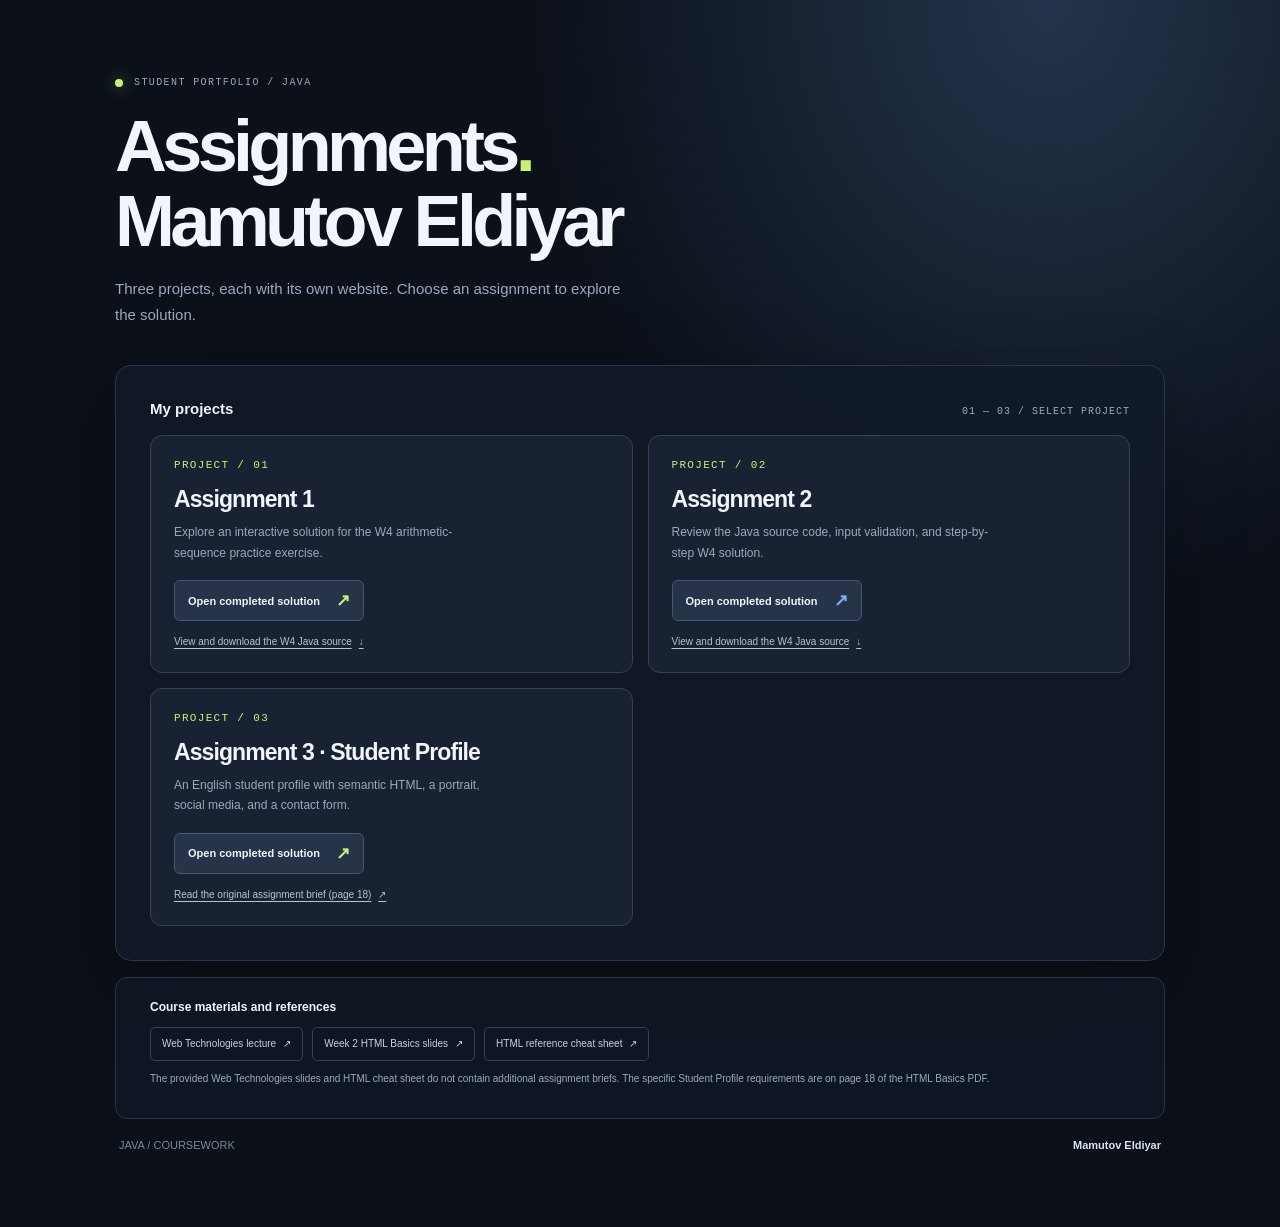
<file: index.html>
<!doctype html>
<html lang="en">
<head>
  <meta charset="utf-8">
  <meta name="viewport" content="width=device-width, initial-scale=1">
  <meta name="theme-color" content="#0b1019">
  <meta name="description" content="Mamutov Eldiyar's programming and web development assignments.">
  <title>Assignments - Mamutov Eldiyar</title>
  <style>
    :root {
      color-scheme: dark;
      --bg: #0b1019;
      --panel: #111927;
      --tile: #182233;
      --line: #29364a;
      --text: #f2f5fa;
      --muted: #9ba9bc;
      --lime: #c6f277;
      --blue: #82aaff;
      --card-action: #263348;
      --card-action-hover: #354663;
      font-family: Inter, "Segoe UI", Arial, sans-serif;
    }
    * { box-sizing: border-box; }
    html { min-width: 320px; min-height: 100%; }
    body {
      min-height: 100vh;
      margin: 0;
      padding: clamp(24px, 6vw, 76px);
      display: grid;
      place-items: center;
      background:
        radial-gradient(ellipse at 82% 0%, #24344c 0, transparent 35%),
        var(--bg);
      color: var(--text);
    }
    .shell { width: min(100%, 1050px); }
    .topline {
      display: flex;
      align-items: center;
      gap: 11px;
      margin: 0 0 19px;
      color: var(--muted);
      font: 10px/1.4 "Courier New", monospace;
      letter-spacing: .14em;
      text-transform: uppercase;
    }
    .signal { width: 8px; height: 8px; border-radius: 50%; background: var(--lime); box-shadow: 0 0 16px #c6f27788; }
    h1 {
      margin: 0;
      font-size: clamp(36px, 7vw, 72px);
      letter-spacing: -.065em;
      line-height: 1.04;
      font-weight: 750;
    }
    h1 span { color: var(--lime); }
    .lead { max-width: 520px; margin: 17px 0 37px; color: var(--muted); font-size: 15px; line-height: 1.75; }
    .assignments {
      padding: clamp(20px, 4vw, 34px);
      border: 1px solid var(--line);
      border-radius: 16px;
      background: #111927eF;
      box-shadow: 0 28px 80px #0004;
    }
    .section-head { display: flex; justify-content: space-between; align-items: baseline; gap: 12px; margin-bottom: 18px; }
    .section-head h2 { margin: 0; font-size: 15px; }
    .section-head span { color: var(--muted); font: 10px "Courier New", monospace; letter-spacing: .1em; }
    .cards { display: grid; grid-template-columns: repeat(2, minmax(0, 1fr)); gap: 15px; }
    .assignment {
      min-height: 224px;
      padding: 23px;
      display: flex;
      flex-direction: column;
      align-items: flex-start;
      border: 1px solid #344158;
      border-radius: 12px;
      background: var(--tile);
      color: inherit;
      transition: transform .2s ease, border-color .2s ease, background .2s ease;
    }
    .assignment:hover { transform: translateY(-3px); border-color: #657891; background: #1b293a; }
    .number { color: var(--lime); font: 11px "Courier New", monospace; letter-spacing: .12em; }
    .assignment h3 { margin: 15px 0 9px; font-size: 23px; letter-spacing: -.04em; }
    .assignment p { max-width: 330px; margin: 0 0 17px; color: var(--muted); font-size: 12px; line-height: 1.7; }
    .assignment-actions { width: 100%; margin-top: auto; display: grid; justify-items: start; gap: 13px; }
    .solution-button { min-height: 41px; padding: 0 13px; display: inline-flex; align-items: center; gap: 16px; border: 1px solid #475873; border-radius: 6px; background: var(--card-action); color: var(--text); font-size: 11px; font-weight: 700; text-decoration: none; transition: background .18s ease, border-color .18s ease; }
    .solution-button:hover { border-color: #97b568; background: var(--card-action-hover); }
    .solution-button:focus-visible, .assignment-link:focus-visible, .resource-link:focus-visible { outline: 3px solid var(--lime); outline-offset: 3px; }
    .solution-button b { color: var(--lime); font-size: 17px; }
    .assignment.second .solution-button b { color: var(--blue); }
    .assignment-link { display: inline-flex; align-items: center; gap: 7px; color: #b7c3d5; font-size: 10px; line-height: 1.5; text-underline-offset: 3px; }
    .assignment-link:hover { color: var(--lime); }
    .brief-note { color: var(--muted); font-size: 10px; line-height: 1.55; }
    .resources { margin-top: 16px; padding: 22px clamp(20px, 4vw, 34px); border: 1px solid var(--line); border-radius: 12px; background: #111927b8; }
    .resources-heading { margin: 0 0 13px; font-size: 12px; }
    .resource-links { display: flex; flex-wrap: wrap; gap: 9px; }
    .resource-link { min-height: 34px; padding: 0 11px; display: inline-flex; align-items: center; gap: 7px; border: 1px solid #344158; border-radius: 5px; color: #c6d1e0; font-size: 10px; text-decoration: none; }
    .resource-link:hover { border-color: #71844d; color: var(--lime); }
    footer { display: flex; justify-content: space-between; gap: 16px; padding: 20px 4px 0; color: #78879c; font-size: 11px; }
    footer strong { color: #dbe3ef; font-weight: 600; }
    @media (max-width: 600px) {
      body { padding: 36px 19px; }
      .cards { grid-template-columns: 1fr; }
      .assignment { min-height: 195px; }
      .lead { margin-bottom: 27px; }
      footer { flex-wrap: wrap; }
    }
    @media (prefers-reduced-motion: reduce) {
      *, *::before, *::after { scroll-behavior: auto !important; transition-duration: .01ms !important; }
    }
  </style>
</head>
<body>
  <div class="shell">
    <header>
      <p class="topline"><span class="signal" aria-hidden="true"></span> Student portfolio / Java</p>
      <h1>Assignments<span>.</span><br>Mamutov Eldiyar</h1>
      <p class="lead">Three projects, each with its own website. Choose an assignment to explore the solution.</p>
    </header>
    <main>
      <section class="assignments" aria-labelledby="section-title">
        <div class="section-head">
          <h2 id="section-title">My projects</h2>
          <span>01 — 03 / SELECT PROJECT</span>
        </div>
        <div class="cards">
          <article class="assignment">
            <span class="number">PROJECT / 01</span>
            <h3>Assignment 1</h3>
            <p>Explore an interactive solution for the W4 arithmetic-sequence practice exercise.</p>
            <div class="assignment-actions">
              <a class="solution-button" href="assignment-1/index.html">Open completed solution <b aria-hidden="true">↗</b></a>
              <a class="assignment-link" href="course-materials/GeometricSequencee.java" download>View and download the W4 Java source <span aria-hidden="true">↓</span></a>
            </div>
          </article>
          <article class="assignment second">
            <span class="number">PROJECT / 02</span>
            <h3>Assignment 2</h3>
            <p>Review the Java source code, input validation, and step-by-step W4 solution.</p>
            <div class="assignment-actions">
              <a class="solution-button" href="assignment-2/index.html">Open completed solution <b aria-hidden="true">↗</b></a>
              <a class="assignment-link" href="course-materials/GeometricSequencee.java" download>View and download the W4 Java source <span aria-hidden="true">↓</span></a>
            </div>
          </article>
          <article class="assignment third">
            <span class="number">PROJECT / 03</span>
            <h3>Assignment 3 · Student Profile</h3>
            <p>An English student profile with semantic HTML, a portrait, social media, and a contact form.</p>
            <div class="assignment-actions">
              <a class="solution-button" href="week2-html/index.html">Open completed solution <b aria-hidden="true">↗</b></a>
              <a class="assignment-link" href="course-materials/Week-2-HTML-Basics.pdf#page=18" target="_blank" rel="noopener noreferrer">Read the original assignment brief (page 18) <span aria-hidden="true">↗</span></a>
            </div>
          </article>
        </div>
      </section>
      <section class="resources" aria-labelledby="resources-title">
        <h2 class="resources-heading" id="resources-title">Course materials and references</h2>
        <div class="resource-links">
          <a class="resource-link" href="course-materials/Introduction-to-Web-Technologies.pdf" target="_blank" rel="noopener noreferrer">Web Technologies lecture <span aria-hidden="true">↗</span></a>
          <a class="resource-link" href="course-materials/Week-2-HTML-Basics.pdf" target="_blank" rel="noopener noreferrer">Week 2 HTML Basics slides <span aria-hidden="true">↗</span></a>
          <a class="resource-link" href="course-materials/HTML-Cheat-Sheet.pdf" target="_blank" rel="noopener noreferrer">HTML reference cheat sheet <span aria-hidden="true">↗</span></a>
        </div>
        <p class="brief-note">The provided Web Technologies slides and HTML cheat sheet do not contain additional assignment briefs. The specific Student Profile requirements are on page 18 of the HTML Basics PDF.</p>
      </section>
    </main>
    <footer><span>JAVA / COURSEWORK</span><strong>Mamutov Eldiyar</strong></footer>
  </div>
</body>
</html>
</file>
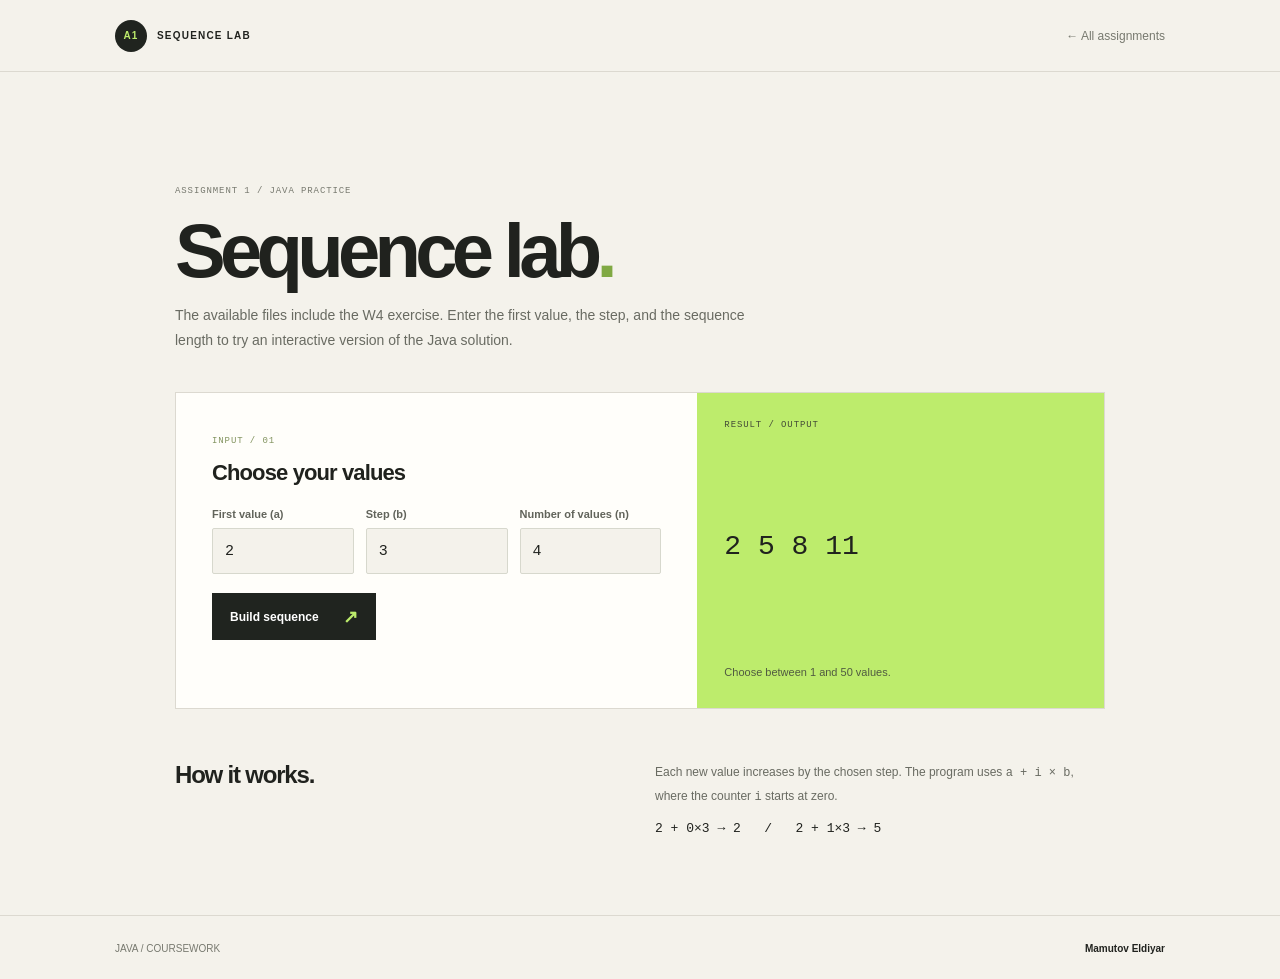
<file: assignment-1/index.html>
<!doctype html>
<html lang="en">
<head>
  <meta charset="utf-8">
  <meta name="viewport" content="width=device-width, initial-scale=1">
  <meta name="theme-color" content="#f4f2eb">
  <meta name="description" content="Build an arithmetic sequence with this interactive version of the Java practice solution.">
  <title>Assignment 1 — Sequence Lab</title>
  <style>
    :root { color-scheme: light; --paper: #f4f2eb; --ink: #20221e; --muted: #77796f; --line: #dcd9d0; --green: #bdec6c; --dark: #20241f; font-family: "Segoe UI", Arial, sans-serif; }
    * { box-sizing: border-box; }
    body { min-width: 320px; min-height: 100vh; margin: 0; background: var(--paper); color: var(--ink); }
    header, footer { min-height: 72px; padding: 0 max(6%, calc((100% - 1050px) / 2)); display: flex; align-items: center; justify-content: space-between; border-bottom: 1px solid var(--line); }
    .brand { display: flex; align-items: center; gap: 10px; font-size: 10px; font-weight: 800; letter-spacing: .12em; }
    .mark { width: 32px; height: 32px; display: grid; place-items: center; border-radius: 50%; background: var(--dark); color: var(--green); }
    header a, footer a { color: inherit; text-decoration: none; }
    .back { color: var(--muted); font-size: 12px; }
    main { width: min(100% - 40px, 930px); margin: 0 auto; padding: clamp(50px, 9vw, 105px) 0 75px; }
    .eyebrow, .tag, .label, .step-num { font: 9px "Courier New", monospace; letter-spacing: .1em; text-transform: uppercase; }
    .eyebrow { color: var(--muted); }
    h1 { margin: 17px 0 14px; font-size: clamp(44px, 8vw, 76px); letter-spacing: -.075em; line-height: 1; }
    h1 span { color: #80a943; }
    .intro { max-width: 580px; margin: 0; color: #696b62; font-size: 14px; line-height: 1.8; }
    .workspace { margin-top: 39px; display: grid; grid-template-columns: 1fr .78fr; border: 1px solid var(--line); background: #fffefa; }
    .tool { padding: clamp(22px, 4vw, 36px); }
    .tool h2 { margin: 13px 0 22px; font-size: 22px; letter-spacing: -.04em; }
    .tag { color: #82935f; }
    .fields { display: grid; grid-template-columns: repeat(3, 1fr); gap: 12px; }
    label { display: grid; gap: 8px; color: #62645b; font-size: 11px; font-weight: 600; }
    input { width: 100%; min-height: 46px; padding: 0 12px; border: 1px solid #d7d8cd; border-radius: 2px; background: var(--paper); color: var(--ink); font: 15px "Courier New", monospace; }
    input:focus-visible { border-color: #729a37; outline: 2px solid #bdec6c88; outline-offset: 1px; }
    button { min-height: 47px; margin-top: 19px; padding: 0 18px; display: inline-flex; align-items: center; gap: 24px; border: 0; background: var(--dark); color: white; font-size: 12px; font-weight: 700; cursor: pointer; transition: background .2s ease; }
    button:hover { background: #45542f; }
    button:focus-visible { outline: 3px solid #8eae56; outline-offset: 3px; }
    button span { color: var(--green); font-size: 18px; }
    .result-panel { min-height: 250px; padding: 27px; display: flex; flex-direction: column; justify-content: space-between; background: var(--green); }
    .result-panel .label { margin: 0; color: #444c37; }
    output { display: block; overflow-wrap: anywhere; font: clamp(20px, 3vw, 28px)/1.55 "Courier New", monospace; }
    .hint { margin: 0; color: #505a41; font-size: 11px; line-height: 1.6; }
    .status { min-height: 20px; margin: 12px 0 0; color: #9c392e; font-size: 12px; }
    .how { margin-top: 52px; display: grid; grid-template-columns: 1fr 1fr; gap: 30px; align-items: start; }
    .how h2 { margin: 0; font-size: 24px; letter-spacing: -.05em; }
    .how p { max-width: 480px; margin: 0; color: #696b62; font-size: 12px; line-height: 1.9; }
    .formula { display: inline-block; margin-top: 12px; color: var(--ink); font: 13px "Courier New", monospace; }
    footer { min-height: 66px; border-top: 1px solid var(--line); border-bottom: 0; color: var(--muted); font-size: 10px; }
    footer strong { color: var(--ink); }
    @media (max-width: 650px) {
      header, footer { padding: 0 20px; }
      .workspace, .how { grid-template-columns: 1fr; }
      .result-panel { min-height: 185px; }
      .how { gap: 15px; }
    }
    @media (max-width: 420px) { .fields { gap: 8px; } input { padding: 0 7px; font-size: 13px; } }
    @media (prefers-reduced-motion: reduce) { *, *::before, *::after { transition-duration: .01ms !important; } }
  </style>
</head>
<body>
  <header>
    <a class="brand" href="../index.html"><span class="mark" aria-hidden="true">A1</span><span>SEQUENCE LAB</span></a>
    <a class="back" href="../index.html">← All assignments</a>
  </header>
  <main>
    <p class="eyebrow">ASSIGNMENT 1 / JAVA PRACTICE</p>
    <h1>Sequence lab<span>.</span></h1>
    <p class="intro">The available files include the W4 exercise. Enter the first value, the step, and the sequence length to try an interactive version of the Java solution.</p>
    <section class="workspace" aria-label="Arithmetic sequence generator">
      <form class="tool" id="sequence-form">
        <span class="tag">INPUT / 01</span>
        <h2>Choose your values</h2>
        <div class="fields">
          <label for="first">First value (a)
            <input id="first" name="first" type="number" step="1" value="2" required>
          </label>
          <label for="step">Step (b)
            <input id="step" name="step" type="number" step="1" value="3" required>
          </label>
          <label for="count">Number of values (n)
            <input id="count" name="count" type="number" step="1" value="4" required>
          </label>
        </div>
        <button type="submit">Build sequence <span aria-hidden="true">↗</span></button>
        <p class="status" id="status" role="status" aria-live="polite"></p>
      </form>
      <div class="result-panel" aria-labelledby="result-title">
        <p class="label" id="result-title">RESULT / OUTPUT</p>
        <output id="result" for="first step count">2 5 8 11</output>
        <p class="hint">Choose between 1 and 50 values.</p>
      </div>
    </section>
    <section class="how" aria-labelledby="how-title">
      <h2 id="how-title">How it works<span>.</span></h2>
      <p>Each new value increases by the chosen step. The program uses <code>a + i × b</code>, where the counter <code>i</code> starts at zero.<br><span class="formula">2 + 0×3 → 2 &nbsp; / &nbsp; 2 + 1×3 → 5</span></p>
    </section>
  </main>
  <footer><a href="../index.html">JAVA / COURSEWORK</a><strong>Mamutov Eldiyar</strong></footer>
  <script>
    const form = document.querySelector("#sequence-form");
    const result = document.querySelector("#result");
    const status = document.querySelector("#status");

    form.addEventListener("submit", (event) => {
      event.preventDefault();
      const first = Number(form.elements.first.value);
      const step = Number(form.elements.step.value);
      const count = Number(form.elements.count.value);

      if (!Number.isInteger(first) || !Number.isInteger(step) || !Number.isInteger(count)) {
        status.textContent = "Please enter a whole number in each field.";
        return;
      }
      if (count < 1 || count > 50) {
        status.textContent = "Choose a sequence length between 1 and 50.";
        return;
      }

      result.textContent = Array.from({ length: count }, (_, index) => first + index * step).join(" ");
      status.textContent = `Generated ${count} values.`;
    });
  </script>
</body>
</html>
</file>
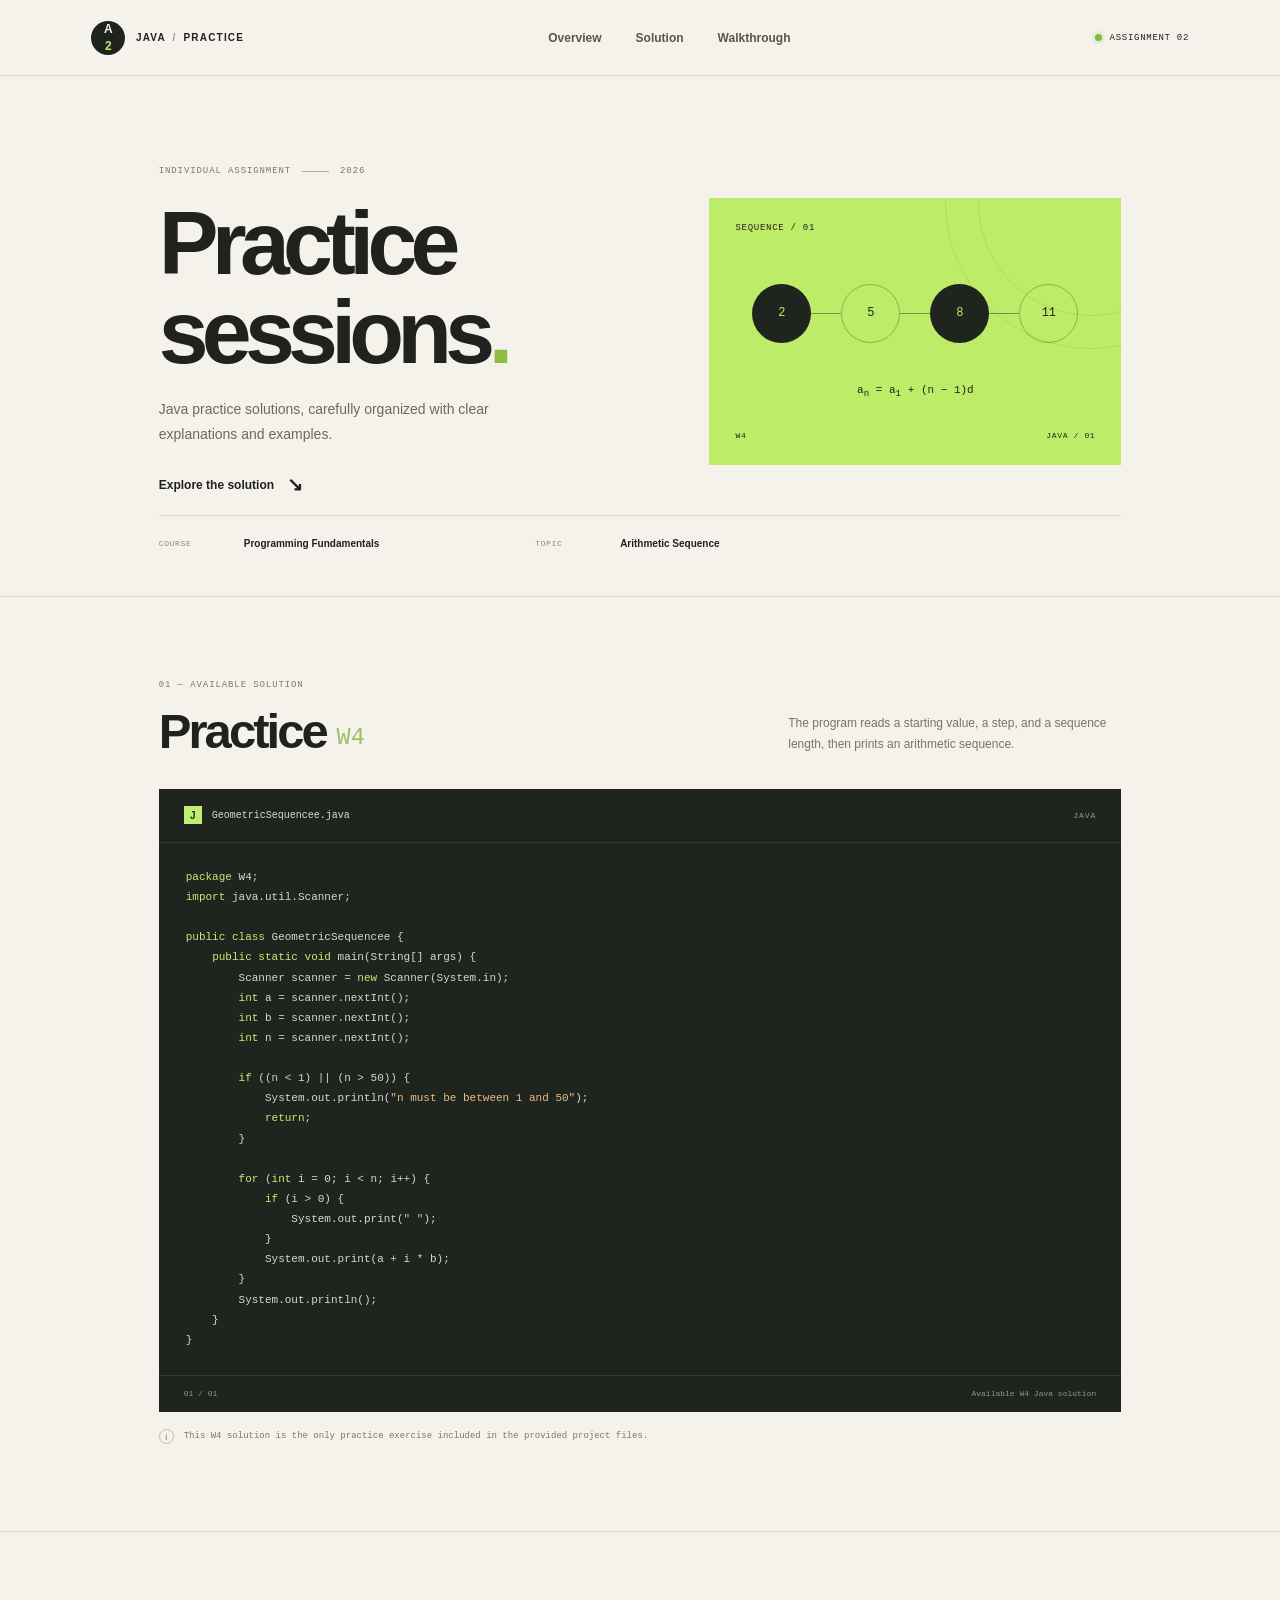
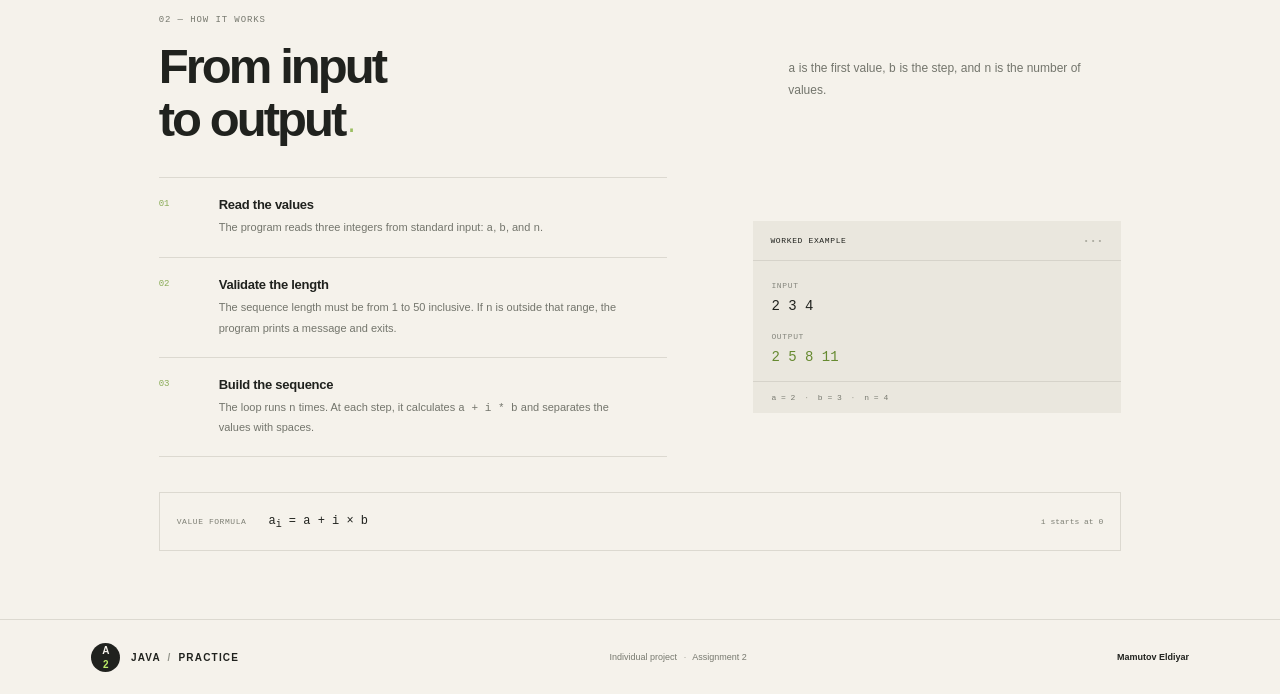
<file: assignment-2/index.html>
<!doctype html>
<html lang="en">
<head>
  <meta charset="utf-8">
  <meta name="viewport" content="width=device-width, initial-scale=1">
  <meta name="theme-color" content="#f5f2eb">
  <meta name="description" content="Assignment 2 — a Java practice solution, algorithm walkthrough, and worked example.">
  <title>Assignment 2 — Java Practice</title>
  <link rel="stylesheet" href="../styles.css">
</head>
<body>
  <header class="site-header">
    <a class="brand" href="#top" aria-label="Assignment 2 — home">
      <span class="brand-mark" aria-hidden="true">A<span>2</span></span>
      <span class="brand-name">JAVA <span>/</span> PRACTICE</span>
    </a>
    <nav aria-label="Main navigation">
      <a href="#overview">Overview</a>
      <a href="#solution">Solution</a>
      <a href="#walkthrough">Walkthrough</a>
    </nav>
    <span class="course-tag"><span class="status-dot"></span> ASSIGNMENT 02</span>
  </header>

  <main id="top">
    <section class="intro" id="overview" aria-labelledby="page-title">
      <div class="intro-copy">
        <p class="eyebrow"><span>INDIVIDUAL ASSIGNMENT</span><span class="eyebrow-line"></span><span>2026</span></p>
        <h1 id="page-title">Practice<br>sessions<span class="title-period">.</span></h1>
        <p class="intro-text">Java practice solutions, carefully organized with clear explanations and examples.</p>
        <a class="text-link" href="#solution">Explore the solution <span aria-hidden="true">↘</span></a>
      </div>
      <div class="intro-art" aria-label="Arithmetic sequence illustration">
        <div class="art-label">SEQUENCE / 01</div>
        <div class="sequence-visual" aria-hidden="true">
          <span class="sequence-node node-one">2</span>
          <span class="sequence-connector"></span>
          <span class="sequence-node node-two">5</span>
          <span class="sequence-connector"></span>
          <span class="sequence-node node-three">8</span>
          <span class="sequence-connector"></span>
          <span class="sequence-node node-four">11</span>
        </div>
        <div class="art-formula">a<sub>n</sub> = a<sub>1</sub> + (n − 1)d</div>
        <div class="art-index"><span>W4</span><span>JAVA / 01</span></div>
      </div>
      <div class="intro-meta">
        <span>COURSE</span><strong>Programming Fundamentals</strong>
        <span>TOPIC</span><strong>Arithmetic Sequence</strong>
      </div>
    </section>

    <section class="solution-section" id="solution" aria-labelledby="solution-title">
      <div class="section-heading">
        <div>
          <p class="eyebrow"><span>01 — AVAILABLE SOLUTION</span></p>
          <h2 id="solution-title">Practice <span>W4</span></h2>
        </div>
        <p class="section-note">The program reads a starting value, a step, and a sequence length, then prints an arithmetic sequence.</p>
      </div>

      <article class="solution-card">
        <div class="card-topline">
          <div class="file-label"><span class="java-icon">J</span><span>GeometricSequencee.java</span></div>
          <span class="language-label">JAVA</span>
        </div>
        <pre class="code-block"><code><span class="code-keyword">package</span> W4;
<span class="code-keyword">import</span> java.util.Scanner;

<span class="code-keyword">public class</span> GeometricSequencee {
    <span class="code-keyword">public static void</span> main(String[] args) {
        Scanner scanner = <span class="code-keyword">new</span> Scanner(System.in);
        <span class="code-keyword">int</span> a = scanner.nextInt();
        <span class="code-keyword">int</span> b = scanner.nextInt();
        <span class="code-keyword">int</span> n = scanner.nextInt();

        <span class="code-keyword">if</span> ((n &lt; 1) || (n &gt; 50)) {
            System.out.println(<span class="code-string">"n must be between 1 and 50"</span>);
            <span class="code-keyword">return</span>;
        }

        <span class="code-keyword">for</span> (<span class="code-keyword">int</span> i = 0; i &lt; n; i++) {
            <span class="code-keyword">if</span> (i &gt; 0) {
                System.out.print(<span class="code-string">" "</span>);
            }
            System.out.print(a + i * b);
        }
        System.out.println();
    }
}</code></pre>
        <div class="card-caption"><span>01 / 01</span><span>Available W4 Java solution</span></div>
      </article>
      <p class="availability-note"><span aria-hidden="true">i</span> This W4 solution is the only practice exercise included in the provided project files.</p>
    </section>

    <section class="walkthrough-section" id="walkthrough" aria-labelledby="walkthrough-title">
      <div class="section-heading">
        <div>
          <p class="eyebrow"><span>02 — HOW IT WORKS</span></p>
          <h2 id="walkthrough-title">From input<br>to output<span class="title-period">.</span></h2>
        </div>
        <p class="section-note"><code>a</code> is the first value, <code>b</code> is the step, and <code>n</code> is the number of values.</p>
      </div>
      <div class="walkthrough-grid">
        <div class="steps">
          <article class="step">
            <span class="step-number">01</span>
            <div><h3>Read the values</h3><p>The program reads three integers from standard input: <code>a</code>, <code>b</code>, and <code>n</code>.</p></div>
          </article>
          <article class="step">
            <span class="step-number">02</span>
            <div><h3>Validate the length</h3><p>The sequence length must be from 1 to 50 inclusive. If <code>n</code> is outside that range, the program prints a message and exits.</p></div>
          </article>
          <article class="step">
            <span class="step-number">03</span>
            <div><h3>Build the sequence</h3><p>The loop runs <code>n</code> times. At each step, it calculates <code>a + i * b</code> and separates the values with spaces.</p></div>
          </article>
        </div>
        <aside class="example-card" aria-labelledby="example-title">
          <div class="example-head"><span id="example-title">WORKED EXAMPLE</span><span class="terminal-dots" aria-hidden="true">•••</span></div>
          <div class="example-content">
            <p class="terminal-label">INPUT</p>
            <pre>2 3 4</pre>
            <p class="terminal-label output-label">OUTPUT</p>
            <pre class="output">2 5 8 11</pre>
          </div>
          <div class="example-foot">a = 2 <span>·</span> b = 3 <span>·</span> n = 4</div>
        </aside>
      </div>
      <div class="formula-strip"><span class="formula-label">VALUE FORMULA</span><span class="formula">a<sub>i</sub> = a + i × b</span><span class="formula-index">i starts at 0</span></div>
    </section>
  </main>

  <footer class="site-footer">
    <a class="brand footer-brand" href="#top">
      <span class="brand-mark" aria-hidden="true">A<span>2</span></span>
      <span class="brand-name">JAVA <span>/</span> PRACTICE</span>
    </a>
    <p>Individual project <span>·</span> Assignment 2</p>
    <p class="student-name">Mamutov Eldiyar</p>
  </footer>
</body>
</html>
</file>
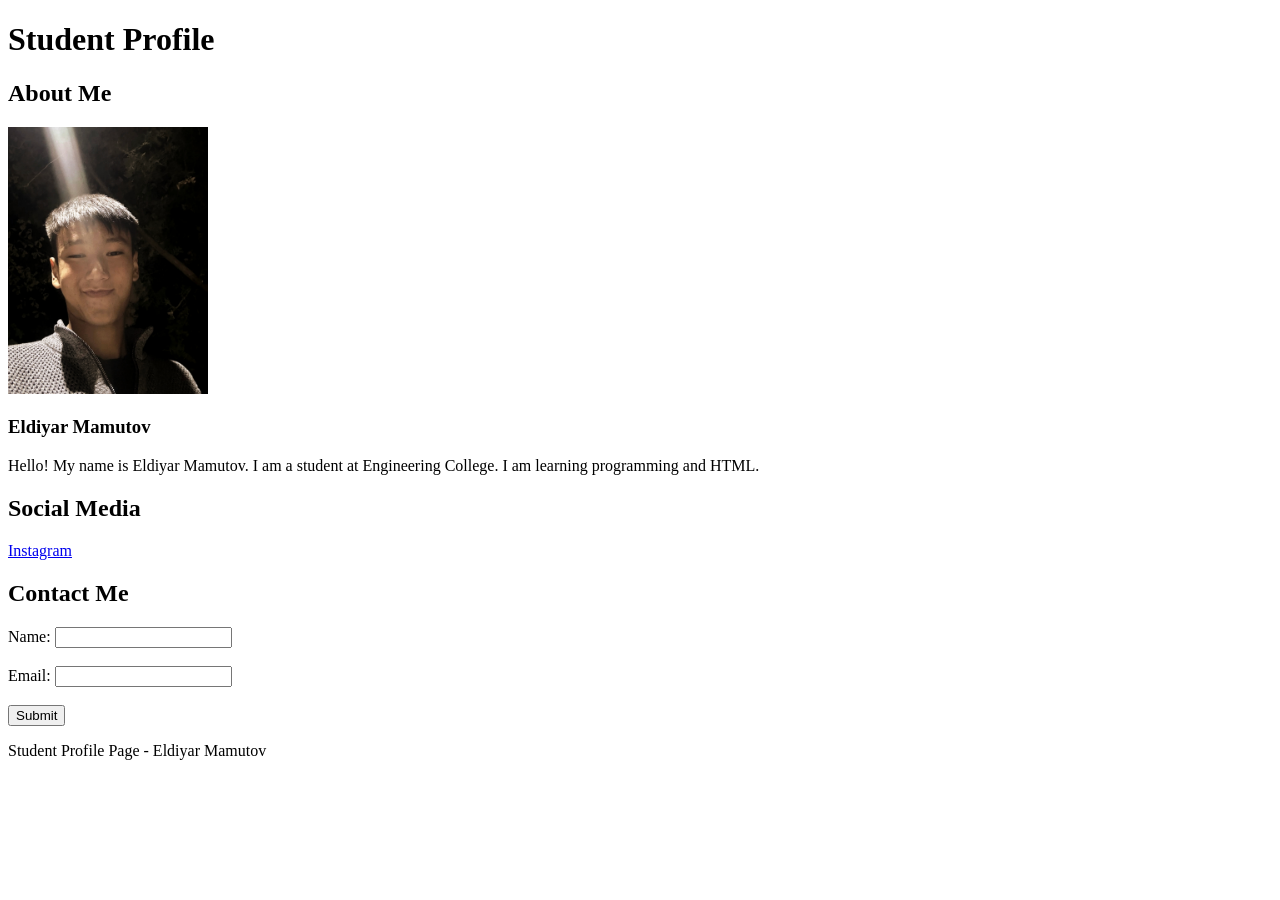
<file: ho/index.html>
<!DOCTYPE html>
<html>
<head>
    <title>Eldiyar Mamutov - Student Profile</title>
</head>

<body>

    <header>
        <h1>Student Profile</h1>
    </header>

    <main>

        <section>
            <h2>About Me</h2>

            <img src="1000041577.jpg" alt="Eldiyar Mamutov" width="200">

            <h3>Eldiyar Mamutov</h3>

            <p>
                Hello! My name is Eldiyar Mamutov.
                I am a student at Engineering College.
                I am learning programming and HTML.
            </p>
        </section>

        <section>
            <h2>Social Media</h2>

            <a href="https://www.instagram.com/095dyr/">
                Instagram
            </a>
        </section>

        <section>
            <h2>Contact Me</h2>

            <form>
                <label for="name">Name:</label>
                <input type="text" id="name" name="name">

                <br><br>

                <label for="email">Email:</label>
                <input type="email" id="email" name="email">

                <br><br>

                <input type="submit" value="Submit">
            </form>
        </section>

    </main>

    <footer>
        <p>Student Profile Page - Eldiyar Mamutov</p>
    </footer>

</body>
</html>
</file>
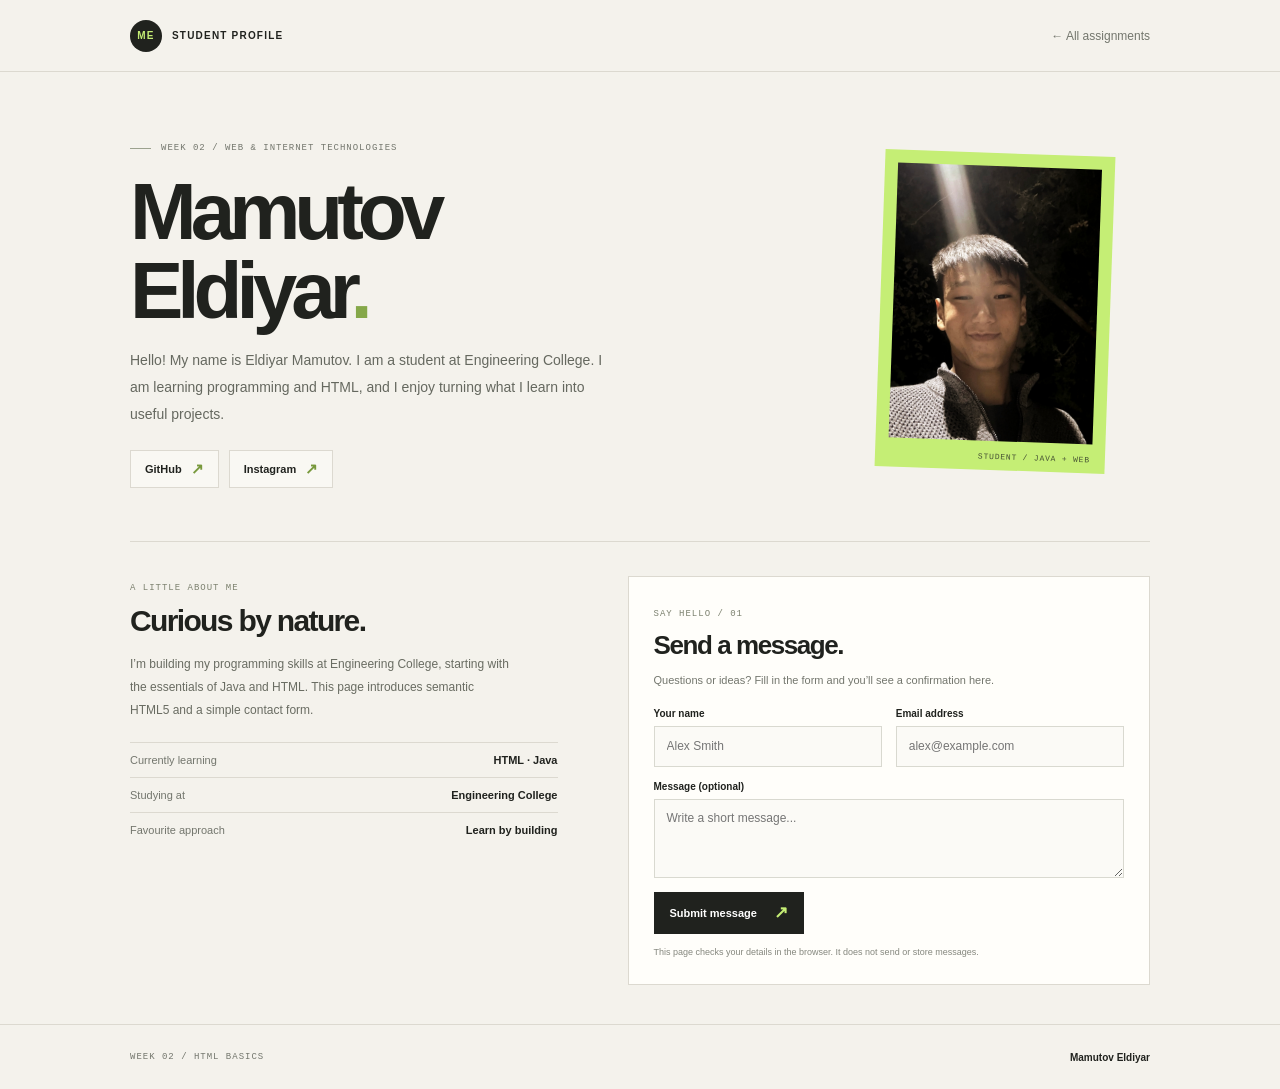
<file: week2-html/index.html>
<!doctype html>
<html lang="en">
<head>
  <meta charset="utf-8">
  <meta name="viewport" content="width=device-width, initial-scale=1">
  <meta name="theme-color" content="#f4f2ec">
  <meta name="description" content="Student profile page for Mamutov Eldiyar, built with semantic HTML5.">
  <title>Student Profile — Mamutov Eldiyar</title>
  <style>
    :root {
      color-scheme: light;
      --paper: #f4f2ec;
      --ink: #20221e;
      --muted: #73766d;
      --line: #dcd9d0;
      --green: #c5ee75;
      --surface: #fffefa;
      --sans: "Segoe UI", Arial, sans-serif;
      --mono: "Courier New", monospace;
    }
    * { box-sizing: border-box; }
    html { scroll-behavior: smooth; }
    body { min-width: 320px; margin: 0; background: var(--paper); color: var(--ink); font-family: var(--sans); -webkit-font-smoothing: antialiased; }
    a { color: inherit; }
    .topbar, .footer {
      min-height: 72px;
      padding: 0 max(6%, calc((100% - 1020px) / 2));
      display: flex;
      align-items: center;
      justify-content: space-between;
      border-bottom: 1px solid var(--line);
    }
    .wordmark { display: inline-flex; align-items: center; gap: 10px; color: inherit; font-size: 10px; font-weight: 800; letter-spacing: .12em; text-decoration: none; }
    .mark { width: 32px; height: 32px; display: grid; place-items: center; border-radius: 50%; background: var(--ink); color: var(--green); }
    .back-link { color: var(--muted); font-size: 12px; text-decoration: none; }
    .back-link:hover { color: var(--ink); }
    a:focus-visible, button:focus-visible, input:focus-visible, textarea:focus-visible {
      outline: 3px solid #829f4e;
      outline-offset: 3px;
    }
    main { width: min(100% - 40px, 1020px); margin: 0 auto; }
    .hero {
      min-height: 418px;
      padding: 62px 0 53px;
      display: grid;
      grid-template-columns: 1fr 310px;
      align-items: center;
      gap: 60px;
    }
    .kicker, .number, .label, .contact-kicker, .foot-tag {
      font-family: var(--mono);
      font-size: 9px;
      letter-spacing: .11em;
      text-transform: uppercase;
    }
    .kicker { display: flex; align-items: center; gap: 10px; color: var(--muted); }
    .kicker::before { width: 21px; height: 1px; background: #9ca28f; content: ""; }
    h1 { margin: 19px 0 17px; font-size: clamp(51px, 8vw, 80px); font-weight: 600; letter-spacing: -.075em; line-height: .99; }
    h1 span { color: #85a849; }
    .bio { max-width: 480px; color: #65685f; font-size: 14px; line-height: 1.9; }
    .hero-links { display: flex; flex-wrap: wrap; gap: 10px; margin-top: 23px; }
    .social-link {
      min-height: 38px;
      padding: 0 14px;
      display: inline-flex;
      align-items: center;
      gap: 9px;
      border: 1px solid var(--line);
      background: #fffefa70;
      font-size: 11px;
      font-weight: 650;
      text-decoration: none;
      transition: background .18s ease, border-color .18s ease;
    }
    .social-link:hover { border-color: #a1b578; background: #fffefa; }
    .social-arrow { color: #78993c; font-size: 15px; }
    .portrait-frame { position: relative; padding: 13px 13px 29px; background: var(--green); transform: rotate(2deg); }
    .portrait-frame img { width: 100%; height: 275px; display: block; object-fit: cover; background: #eee8d6; }
    .portrait-caption { position: absolute; right: 15px; bottom: 9px; color: #465234; font: 8px var(--mono); letter-spacing: .1em; }
    .details {
      padding: 34px 0 39px;
      display: grid;
      grid-template-columns: .9fr 1.1fr;
      gap: 70px;
      border-top: 1px solid var(--line);
    }
    .about h2, .contact h2 { margin: 10px 0 15px; font-size: 30px; font-weight: 600; letter-spacing: -.055em; }
    .label, .contact-kicker { color: #7c816f; }
    .about p { max-width: 385px; margin: 0; color: #696c62; font-size: 12px; line-height: 1.9; }
    .fact-list { margin: 20px 0 0; padding: 0; list-style: none; }
    .fact-list li { padding: 11px 0; display: flex; justify-content: space-between; gap: 20px; border-top: 1px solid var(--line); font-size: 11px; }
    .fact-list span { color: var(--muted); }
    .fact-list strong { text-align: right; font-weight: 600; }
    .contact { padding: 25px; background: var(--surface); border: 1px solid var(--line); }
    .contact h2 { font-size: 26px; }
    .contact-intro { margin: -5px 0 18px; color: var(--muted); font-size: 11px; line-height: 1.7; }
    .form-grid { display: grid; grid-template-columns: 1fr 1fr; gap: 14px; }
    .field { display: grid; gap: 7px; }
    .field.message { grid-column: 1 / -1; }
    .field label { font-size: 10px; font-weight: 700; }
    input, textarea {
      width: 100%;
      padding: 11px 12px;
      border: 1px solid #d9d9d0;
      border-radius: 0;
      background: #fbfaf6;
      color: var(--ink);
      font: 12px var(--sans);
    }
    input { min-height: 41px; }
    textarea { min-height: 79px; resize: vertical; }
    input:focus-visible, textarea:focus-visible { border-color: #829f4e; outline-offset: 1px; }
    .form-actions { margin-top: 14px; display: flex; align-items: center; gap: 14px; }
    button {
      min-height: 42px;
      padding: 0 16px;
      display: inline-flex;
      align-items: center;
      gap: 17px;
      border: 0;
      background: var(--ink);
      color: white;
      font-size: 11px;
      font-weight: 700;
      cursor: pointer;
      transition: background .18s ease;
    }
    button:hover { background: #424936; }
    button span { color: var(--green); font-size: 17px; }
    .form-status { margin: 0; color: #4f712b; font-size: 10px; line-height: 1.5; }
    .privacy-note { margin: 11px 0 0; color: #85877e; font-size: 9px; line-height: 1.6; }
    .footer { min-height: 65px; border-top: 1px solid var(--line); border-bottom: 0; color: var(--muted); font-size: 10px; }
    .footer strong { color: var(--ink); font-weight: 650; }
    @media (max-width: 720px) {
      .hero { grid-template-columns: 1fr 245px; gap: 30px; }
      .portrait-frame img { height: 230px; }
      .details { gap: 35px; }
    }
    @media (max-width: 570px) {
      .topbar, .footer { padding-left: 20px; padding-right: 20px; }
      .hero { padding-top: 48px; grid-template-columns: 1fr; gap: 27px; }
      .portrait-frame { width: min(100%, 330px); justify-self: center; }
      .portrait-frame img { height: 260px; }
      .details { grid-template-columns: 1fr; gap: 29px; }
      .form-grid { grid-template-columns: 1fr; }
      .field.message { grid-column: auto; }
    }
    @media (prefers-reduced-motion: reduce) {
      html { scroll-behavior: auto; }
      *, *::before, *::after { transition-duration: .01ms !important; }
    }
  </style>
</head>
<body>
  <header class="topbar">
    <a class="wordmark" href="../index.html"><span class="mark" aria-hidden="true">ME</span><span>STUDENT PROFILE</span></a>
    <a class="back-link" href="../index.html">← All assignments</a>
  </header>

  <main>
    <section class="hero" aria-labelledby="profile-name">
      <div class="hero-copy">
        <p class="kicker">Week 02 / Web &amp; Internet Technologies</p>
        <h1 id="profile-name">Mamutov<br>Eldiyar<span>.</span></h1>
        <p class="bio">Hello! My name is Eldiyar Mamutov. I am a student at Engineering College. I am learning programming and HTML, and I enjoy turning what I learn into useful projects.</p>
        <nav class="hero-links" aria-label="Social media">
          <a class="social-link" href="https://github.com/edomamutov6-lab" target="_blank" rel="noopener noreferrer">GitHub <span class="social-arrow" aria-hidden="true">↗</span></a>
          <a class="social-link" href="https://www.instagram.com/095dyr/" target="_blank" rel="noopener noreferrer">Instagram <span class="social-arrow" aria-hidden="true">↗</span></a>
        </nav>
      </div>
      <figure class="portrait-frame">
        <img src="../1000041577.jpg" alt="Photo of Mamutov Eldiyar">
        <figcaption class="portrait-caption">STUDENT / JAVA + WEB</figcaption>
      </figure>
    </section>

    <section class="details" aria-label="Profile details and contact form">
      <article class="about" aria-labelledby="about-title">
        <span class="label">A LITTLE ABOUT ME</span>
        <h2 id="about-title">Curious by nature.</h2>
        <p>I’m building my programming skills at Engineering College, starting with the essentials of Java and HTML. This page introduces semantic HTML5 and a simple contact form.</p>
        <ul class="fact-list">
          <li><span>Currently learning</span><strong>HTML · Java</strong></li>
          <li><span>Studying at</span><strong>Engineering College</strong></li>
          <li><span>Favourite approach</span><strong>Learn by building</strong></li>
        </ul>
      </article>

      <section class="contact" id="contact" aria-labelledby="contact-title">
        <span class="contact-kicker">SAY HELLO / 01</span>
        <h2 id="contact-title">Send a message<span>.</span></h2>
        <p class="contact-intro">Questions or ideas? Fill in the form and you’ll see a confirmation here.</p>
        <form id="contact-form">
          <div class="form-grid">
            <div class="field">
              <label for="visitor-name">Your name</label>
              <input id="visitor-name" name="name" type="text" autocomplete="name" placeholder="Alex Smith" required>
            </div>
            <div class="field">
              <label for="visitor-email">Email address</label>
              <input id="visitor-email" name="email" type="email" autocomplete="email" placeholder="alex@example.com" required>
            </div>
            <div class="field message">
              <label for="visitor-message">Message <span aria-hidden="true">(optional)</span></label>
              <textarea id="visitor-message" name="message" placeholder="Write a short message..."></textarea>
            </div>
          </div>
          <div class="form-actions">
            <button type="submit">Submit message <span aria-hidden="true">↗</span></button>
            <p class="form-status" id="form-status" role="status" aria-live="polite"></p>
          </div>
          <p class="privacy-note">This page checks your details in the browser. It does not send or store messages.</p>
        </form>
      </section>
    </section>
  </main>

  <footer class="footer">
    <span class="foot-tag">WEEK 02 / HTML BASICS</span>
    <strong>Mamutov Eldiyar</strong>
  </footer>

  <script>
    const contactForm = document.querySelector("#contact-form");
    const formStatus = document.querySelector("#form-status");

    contactForm.addEventListener("submit", (event) => {
      event.preventDefault();
      if (!contactForm.reportValidity()) return;

      const visitorName = contactForm.elements.name.value.trim();
      formStatus.textContent = `Thanks, ${visitorName}! Your details passed the form check.`;
      contactForm.reset();
    });
  </script>
</body>
</html>
</file>
<file: styles.css>
:root {
  color-scheme: light;
  --paper: #f5f2eb;
  --ink: #20221e;
  --muted: #77796f;
  --line: #dcd9d0;
  --green: #bded68;
  --dark: #20241f;
  --mono: "DM Mono", "Courier New", monospace;
  --sans: "Manrope", "Segoe UI", sans-serif;
}

* {
  box-sizing: border-box;
}

html {
  scroll-behavior: smooth;
}

body {
  min-width: 320px;
  margin: 0;
  background: var(--paper);
  color: var(--ink);
  font-family: var(--sans);
  -webkit-font-smoothing: antialiased;
}

a {
  color: inherit;
  text-decoration: none;
}

.site-header,
.site-footer {
  min-height: 76px;
  padding: 0 7.1%;
  display: flex;
  align-items: center;
  justify-content: space-between;
}

.site-header {
  border-bottom: 1px solid var(--line);
}

.brand {
  display: inline-flex;
  align-items: center;
  gap: 11px;
}

.brand-mark {
  width: 34px;
  height: 34px;
  display: grid;
  place-items: center;
  border-radius: 50%;
  background: var(--ink);
  color: var(--paper);
  font-size: 12px;
  font-weight: 800;
  letter-spacing: -1px;
}

.brand-mark span {
  color: var(--green);
}

.brand-name {
  font-size: 10px;
  font-weight: 800;
  letter-spacing: .12em;
}

.brand-name span {
  color: #92948a;
  padding: 0 3px;
}

nav {
  display: flex;
  gap: 34px;
  color: #55574f;
  font-size: 12px;
  font-weight: 600;
}

nav a,
.text-link {
  transition: color .2s ease;
}

nav a:hover,
.text-link:hover {
  color: #638d22;
}

.course-tag,
.eyebrow,
.art-label,
.art-index,
.language-label,
.card-caption,
.availability-note,
.step-number,
.example-head,
.terminal-label,
.example-foot,
.formula-label,
.formula-index {
  font-family: var(--mono);
}

.course-tag {
  display: flex;
  align-items: center;
  gap: 8px;
  font-size: 9px;
  letter-spacing: .08em;
}

.status-dot {
  width: 7px;
  height: 7px;
  border-radius: 50%;
  background: #81b940;
  box-shadow: 0 0 0 3px #81b94020;
}

main {
  overflow: hidden;
}

.intro,
.solution-section,
.walkthrough-section {
  padding-left: 12.4%;
  padding-right: 12.4%;
}

.intro {
  position: relative;
  min-height: 520px;
  padding-top: 81px;
  padding-bottom: 38px;
  display: grid;
  grid-template-columns: 1.08fr .92fr;
  align-items: center;
  column-gap: 7%;
}

.intro-copy {
  position: relative;
  z-index: 1;
}

.eyebrow {
  display: flex;
  align-items: center;
  gap: 11px;
  margin: 0;
  color: #77796f;
  font-size: 9px;
  letter-spacing: .1em;
}

.eyebrow-line {
  width: 27px;
  height: 1px;
  background: #a9aa9f;
}

h1,
h2,
h3,
p {
  margin-top: 0;
}

h1 {
  margin: 23px 0 20px;
  font-size: clamp(56px, 7vw, 94px);
  line-height: .99;
  letter-spacing: -.075em;
  font-weight: 600;
}

.title-period {
  color: #8dbd43;
}

.intro-text {
  max-width: 365px;
  margin-bottom: 26px;
  color: #696b62;
  font-size: 14px;
  line-height: 1.8;
}

.text-link {
  display: inline-flex;
  align-items: center;
  gap: 13px;
  font-size: 12px;
  font-weight: 800;
}

.text-link span {
  font-size: 19px;
}

.intro-art {
  position: relative;
  min-height: 267px;
  padding: 25px 26px;
  display: flex;
  flex-direction: column;
  justify-content: space-between;
  background: var(--green);
  overflow: hidden;
}

.intro-art::before,
.intro-art::after {
  position: absolute;
  content: "";
  border: 1px solid #20241f18;
  border-radius: 50%;
  width: 290px;
  height: 290px;
  right: -116px;
  top: -141px;
}

.intro-art::after {
  width: 225px;
  height: 225px;
  right: -84px;
  top: -109px;
}

.art-label,
.art-index {
  position: relative;
  z-index: 1;
  display: flex;
  justify-content: space-between;
  font-size: 9px;
  letter-spacing: .08em;
}

.sequence-visual {
  position: relative;
  z-index: 1;
  display: flex;
  align-items: center;
  justify-content: center;
  margin: 20px -11px;
}

.sequence-node {
  width: clamp(43px, 5vw, 59px);
  height: clamp(43px, 5vw, 59px);
  flex: 0 0 auto;
  display: grid;
  place-items: center;
  border: 1px solid #25292150;
  border-radius: 50%;
  font-family: var(--mono);
  font-size: 12px;
}

.node-one,
.node-three {
  background: #20241f;
  color: var(--green);
}

.sequence-connector {
  width: clamp(10px, 2.4vw, 30px);
  height: 1px;
  background: #20241f75;
}

.art-formula {
  position: relative;
  z-index: 1;
  align-self: center;
  margin-top: -10px;
  font-family: var(--mono);
  font-size: 11px;
}

.art-index {
  font-size: 8px;
}

.intro-meta {
  grid-column: 1 / -1;
  display: grid;
  grid-template-columns: 72px 1fr 72px 1.8fr;
  gap: 9px 13px;
  align-items: center;
  padding-top: 22px;
  border-top: 1px solid var(--line);
}

.intro-meta span {
  color: #898a80;
  font-family: var(--mono);
  font-size: 8px;
  letter-spacing: .08em;
}

.intro-meta strong {
  font-size: 10px;
  font-weight: 600;
}

.solution-section,
.walkthrough-section {
  padding-top: 83px;
  padding-bottom: 87px;
  border-top: 1px solid var(--line);
}

.section-heading {
  display: flex;
  align-items: end;
  justify-content: space-between;
  gap: 35px;
  margin-bottom: 31px;
}

.section-heading h2 {
  margin: 15px 0 0;
  font-size: clamp(35px, 4vw, 49px);
  line-height: 1.08;
  letter-spacing: -.06em;
  font-weight: 600;
}

.section-heading h2 > span {
  color: #9cbf62;
  font-family: var(--mono);
  font-size: .48em;
  font-weight: 400;
  letter-spacing: 0;
  vertical-align: 4px;
}

.section-note {
  max-width: 333px;
  margin-bottom: 2px;
  color: #73756c;
  font-size: 12px;
  line-height: 1.8;
}

.solution-card {
  background: var(--dark);
  color: #e8e9df;
}

.card-topline {
  min-height: 54px;
  padding: 0 25px;
  display: flex;
  align-items: center;
  justify-content: space-between;
  border-bottom: 1px solid #ffffff19;
}

.file-label {
  display: flex;
  align-items: center;
  gap: 10px;
  font-family: var(--mono);
  font-size: 10px;
  color: #d9dbcf;
}

.java-icon {
  width: 18px;
  height: 18px;
  display: grid;
  place-items: center;
  background: #c2ed74;
  color: #28301d;
  font-family: var(--sans);
  font-size: 10px;
  font-weight: 800;
}

.language-label {
  color: #96998d;
  font-size: 8px;
  letter-spacing: .12em;
}

.code-block {
  margin: 0;
  padding: 24px 27px 25px;
  overflow-x: auto;
  color: #d6d9ce;
  font-family: var(--mono);
  font-size: 11px;
  line-height: 1.83;
  tab-size: 4;
}

.code-keyword {
  color: #c3ed73;
}

.code-string {
  color: #e7be86;
}

.card-caption {
  min-height: 37px;
  padding: 0 25px;
  display: flex;
  align-items: center;
  justify-content: space-between;
  border-top: 1px solid #ffffff19;
  color: #92968a;
  font-size: 8px;
}

.availability-note {
  display: flex;
  align-items: center;
  gap: 10px;
  margin: 17px 0 0;
  color: #77796f;
  font-size: 9px;
  line-height: 1.7;
}

.availability-note > span {
  width: 15px;
  height: 15px;
  flex: 0 0 auto;
  display: grid;
  place-items: center;
  border: 1px solid #bfc0b5;
  border-radius: 50%;
  font-family: var(--sans);
}

.walkthrough-section {
  padding-bottom: 68px;
}

.walkthrough-section .section-heading {
  align-items: center;
}

.walkthrough-grid {
  display: grid;
  grid-template-columns: 1.16fr .84fr;
  gap: 9%;
  align-items: stretch;
}

.steps {
  display: flex;
  flex-direction: column;
}

.step {
  display: grid;
  grid-template-columns: 47px 1fr;
  gap: 13px;
  padding: 19px 0;
  border-top: 1px solid var(--line);
}

.step:last-child {
  border-bottom: 1px solid var(--line);
}

.step-number {
  padding-top: 2px;
  color: #8aac57;
  font-size: 9px;
}

.step h3 {
  margin-bottom: 6px;
  font-size: 13px;
  letter-spacing: -.02em;
}

.step p {
  max-width: 420px;
  margin-bottom: 0;
  color: #73756c;
  font-size: 11px;
  line-height: 1.75;
}

code {
  font-family: var(--mono);
}

.example-card {
  align-self: center;
  background: #eae7de;
}

.example-head {
  min-height: 40px;
  padding: 0 17px;
  display: flex;
  align-items: center;
  justify-content: space-between;
  border-bottom: 1px solid #d6d3ca;
  font-size: 8px;
  letter-spacing: .08em;
}

.terminal-dots {
  color: #aaa99e;
  letter-spacing: 2px;
}

.example-content {
  padding: 20px 18px 16px;
}

.terminal-label {
  margin: 0 0 8px;
  color: #85867d;
  font-size: 8px;
  letter-spacing: .08em;
}

.example-content pre {
  margin: 0 0 18px;
  font-family: var(--mono);
  font-size: 14px;
}

.example-content .output-label {
  margin-top: 3px;
}

.example-content pre.output {
  margin-bottom: 0;
  color: #668a30;
  font-weight: 500;
}

.example-foot {
  padding: 11px 18px;
  border-top: 1px solid #d6d3ca;
  color: #77796f;
  font-size: 8px;
}

.example-foot span {
  padding: 0 4px;
  color: #a1a195;
}

.formula-strip {
  min-height: 59px;
  margin-top: 35px;
  padding: 0 17px;
  display: flex;
  align-items: center;
  gap: 22px;
  border: 1px solid var(--line);
}

.formula-label,
.formula-index {
  color: #7d7f74;
  font-size: 8px;
  letter-spacing: .07em;
}

.formula {
  font-family: var(--mono);
  font-size: 12px;
}

.formula-index {
  margin-left: auto;
  letter-spacing: 0;
}

.site-footer {
  min-height: 75px;
  border-top: 1px solid var(--line);
  font-size: 9px;
}

.footer-brand .brand-mark {
  width: 29px;
  height: 29px;
  font-size: 10px;
}

.site-footer > p {
  margin: 0;
  color: #77796f;
}

.site-footer > p span {
  padding: 0 4px;
  color: #a5a69b;
}

.site-footer .student-name {
  color: var(--ink);
  font-weight: 700;
}

@media (max-width: 760px) {
  .site-header,
  .site-footer {
    padding-left: 6%;
    padding-right: 6%;
  }

  .site-header {
    min-height: 68px;
  }

  nav {
    gap: 16px;
  }

  .course-tag {
    display: none;
  }

  .intro,
  .solution-section,
  .walkthrough-section {
    padding-left: 8%;
    padding-right: 8%;
  }

  .intro {
    min-height: auto;
    padding-top: 68px;
    padding-bottom: 30px;
    column-gap: 4%;
  }

  .intro-art {
    min-height: 225px;
    padding: 20px 17px;
  }

  .intro-meta {
    grid-template-columns: 58px 1fr;
    margin-top: 35px;
  }

  .section-heading {
    align-items: start;
    flex-direction: column;
    gap: 13px;
  }

  .section-note {
    max-width: 460px;
  }

  .walkthrough-grid {
    grid-template-columns: 1fr;
    gap: 27px;
  }

  .example-card {
    width: min(100%, 430px);
  }
}

@media (max-width: 520px) {
  .site-header {
    padding-left: 5%;
    padding-right: 5%;
  }

  .brand {
    gap: 8px;
  }

  .brand-name {
    font-size: 9px;
  }

  nav {
    gap: 12px;
    font-size: 10px;
  }

  .intro,
  .solution-section,
  .walkthrough-section {
    padding-left: 6%;
    padding-right: 6%;
  }

  .intro {
    grid-template-columns: 1fr;
    gap: 32px;
    padding-top: 55px;
  }

  h1 {
    font-size: clamp(60px, 17vw, 82px);
  }

  .intro-art {
    min-height: 220px;
  }

  .intro-meta {
    margin-top: 2px;
    padding-top: 17px;
  }

  .solution-section,
  .walkthrough-section {
    padding-top: 61px;
    padding-bottom: 62px;
  }

  .section-heading h2 {
    font-size: 39px;
  }

  .card-topline {
    padding: 0 15px;
  }

  .code-block {
    padding: 20px 15px;
    font-size: 9px;
  }

  .card-caption {
    padding: 0 15px;
  }

  .availability-note {
    align-items: flex-start;
  }

  .formula-strip {
    flex-wrap: wrap;
    gap: 9px 15px;
    padding: 12px;
  }

  .formula-index {
    width: 100%;
    margin-left: 0;
  }

  .site-footer {
    min-height: 90px;
    padding-left: 6%;
    padding-right: 6%;
    flex-wrap: wrap;
    gap: 9px 15px;
    justify-content: space-between;
  }

  .site-footer > p:nth-child(2) {
    order: 3;
    width: 100%;
  }
}

@media (prefers-reduced-motion: reduce) {
  html {
    scroll-behavior: auto;
  }

  *,
  *::before,
  *::after {
    transition-duration: .01ms !important;
  }
}
</file>
